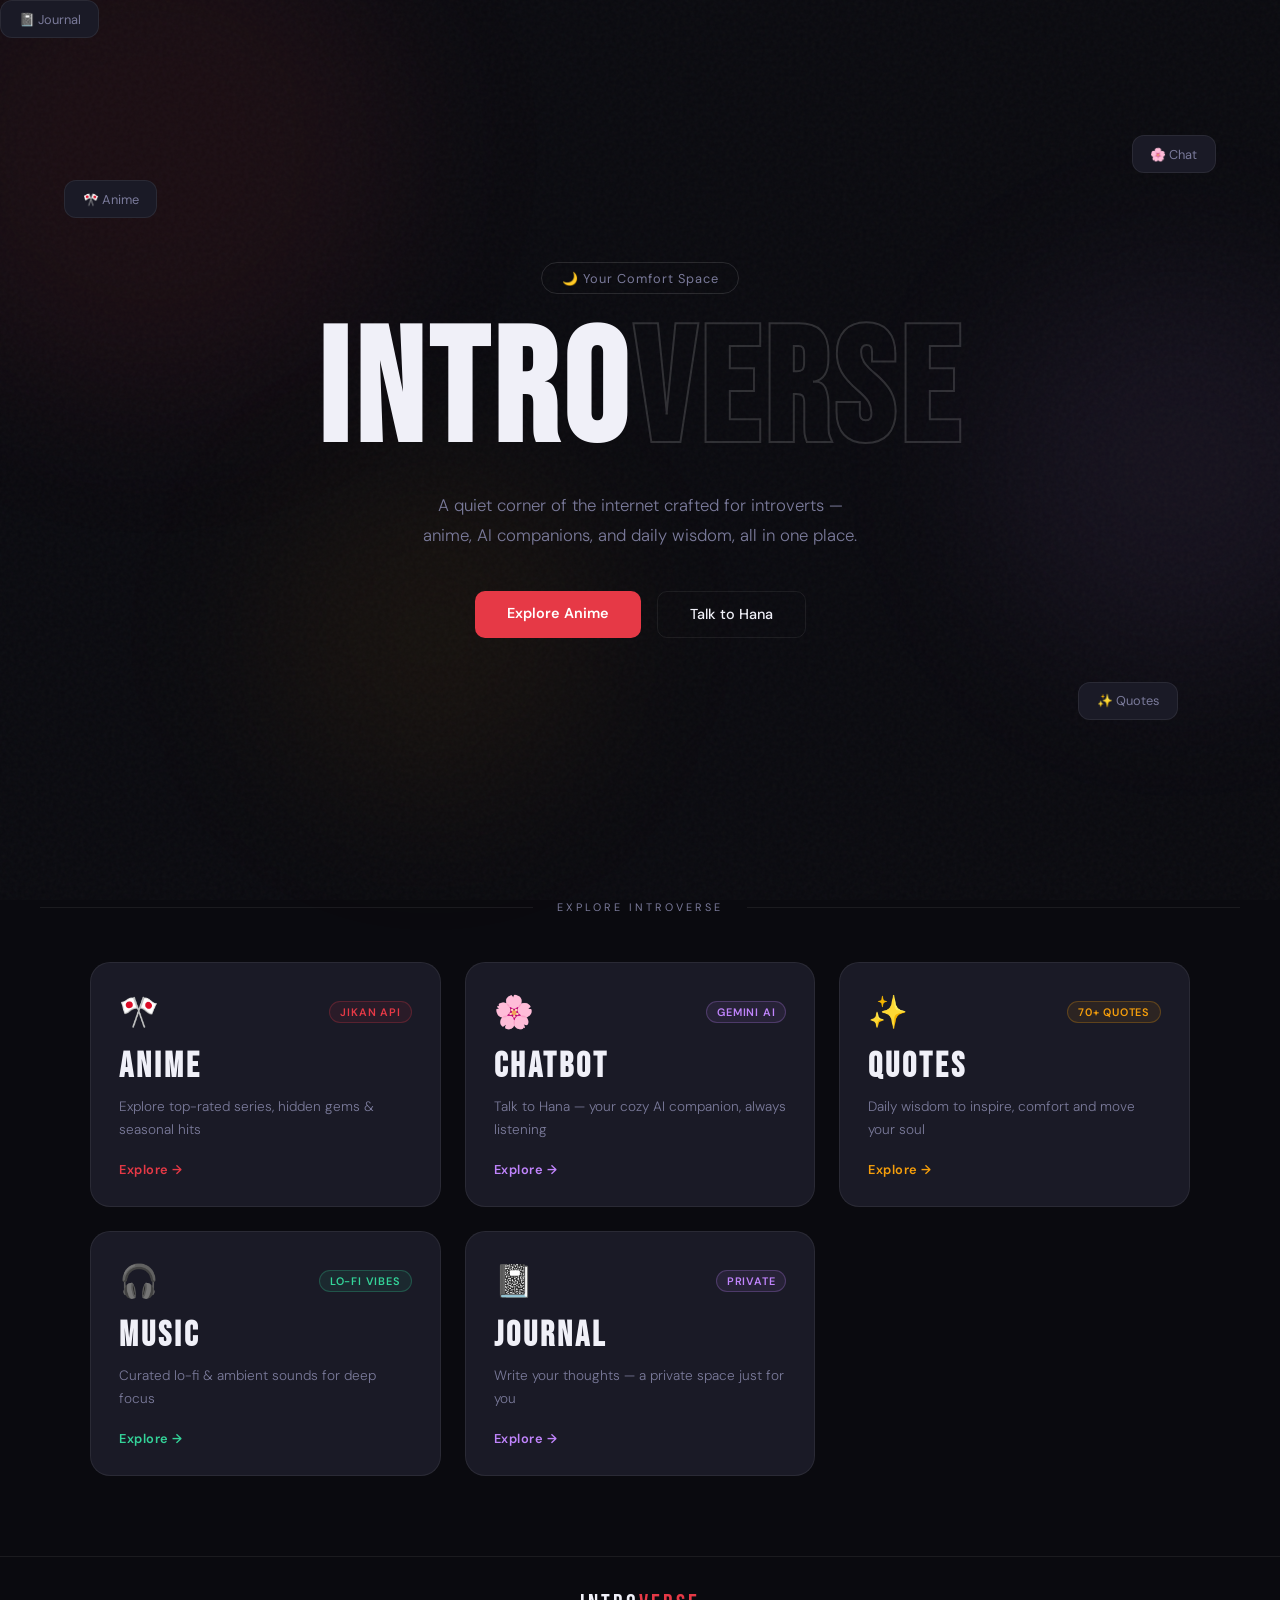
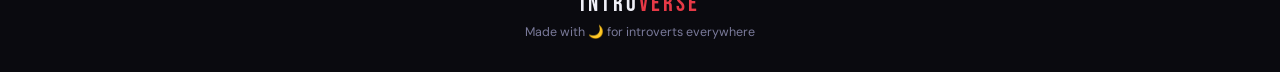
<file: index.html>
<!DOCTYPE html>
<html lang="en">
<head>
  <meta charset="UTF-8" />
  <meta name="viewport" content="width=device-width, initial-scale=1.0"/>
  <title>Introverse — Home</title>
  <link href="https://fonts.googleapis.com/css2?family=Bebas+Neue&family=DM+Sans:ital,wght@0,300;0,400;0,500;0,600;1,400&display=swap" rel="stylesheet"/>
  <link rel="stylesheet" href="styles.css"/>
</head>
<body>
  <div class="page">

    <!-- ORBS -->
    <div class="orb orb-1"></div>
    <div class="orb orb-2"></div>
    <div class="orb orb-3"></div>

    <!-- HERO -->
    <section class="home-hero">
      <div class="home-hero-inner">
        <div class="home-badge">🌙 Your Comfort Space</div>
        <h1 class="home-title">INTRO<span>VERSE</span></h1>
        <p class="home-subtitle">
          A quiet corner of the internet crafted for introverts —<br/>
          anime, AI companions, and daily wisdom, all in one place.
        </p>
        <div class="home-hero-btns">
          <a href="anime.html" class="btn-home-primary">Explore Anime</a>
          <a href="chat.html" class="btn-home-ghost">Talk to Hana</a>
        </div>
      </div>

      <div class="floating-cards">
        <div class="float-card fc-1">🎌 Anime</div>
        <div class="float-card fc-2">🌸 Chat</div>
        <div class="float-card fc-3">✨ Quotes</div>
        <div class="float-card fc-4">📓 Journal</div>
      </div>
    </section>

    <!-- DIVIDER -->
    <div class="section-divider"><span>EXPLORE INTROVERSE</span></div>

    <!-- CARDS -->
    <section class="cards-section">
      <div class="cards-grid" id="cards-grid"></div>
    </section>

    <!-- FOOTER -->
    <footer class="home-footer">
      <p class="footer-logo">INTRO<span>VERSE</span></p>
      <p class="footer-text">Made with 🌙 for introverts everywhere</p>
    </footer>
  </div>

  <script>
    const SECTIONS = [
      { href: "anime.html", emoji: "🎌", title: "Anime", desc: "Explore top-rated series, hidden gems & seasonal hits", accent: "#e63946", tag: "Jikan API" },
      { href: "chat.html", emoji: "🌸", title: "Chatbot", desc: "Talk to Hana — your cozy AI companion, always listening", accent: "#c084fc", tag: "Gemini AI" },
      { href: "quotes.html", emoji: "✨", title: "Quotes", desc: "Daily wisdom to inspire, comfort and move your soul", accent: "#f59e0b", tag: "70+ Quotes" },
      { href: "music.html", emoji: "🎧", title: "Music", desc: "Curated lo-fi & ambient sounds for deep focus", accent: "#34d399", tag: "Lo-fi Vibes" },
      { href: "journal.html", emoji: "📓", title: "Journal", desc: "Write your thoughts — a private space just for you", accent: "#c084fc", tag: "Private" },
    ];

    const grid = document.getElementById("cards-grid");

    SECTIONS.forEach((s, i) => {
      const card = document.createElement("a");
      card.href = s.href;
      card.className = "home-card";
      card.style.animationDelay = `${i * 0.1}s`;
      card.innerHTML = `
        <div class="card-top">
          <span class="card-emoji">${s.emoji}</span>
          <span class="card-tag" style="color:${s.accent};border-color:${s.accent}40;background:${s.accent}15">${s.tag}</span>
        </div>
        <h2 class="card-title">${s.title}</h2>
        <p class="card-desc">${s.desc}</p>
        <div class="card-arrow" style="color:${s.accent}">Explore →</div>
        <div class="card-glow" style="background:${s.accent}"></div>
      `;
      grid.appendChild(card);
    });
  </script>

  <script>
    (function() {
      const saved = localStorage.getItem('iv_theme');
      if(saved === 'light') document.body.classList.add('light');
    })();
  </script>
  <script>
    function toggleTheme() {
      const isLight = document.body.classList.toggle('light');
      localStorage.setItem('iv_theme', isLight ? 'light' : 'dark');
      document.querySelectorAll('.theme-toggle').forEach(btn => {
        btn.textContent = isLight ? '🌙' : '☀️';
      });
    }
    // Set correct icon on load
    window.addEventListener('DOMContentLoaded', () => {
      const isLight = document.body.classList.contains('light');
      document.querySelectorAll('.theme-toggle').forEach(btn => {
        btn.textContent = isLight ? '🌙' : '☀️';
      });
    });
  </script>

</body>
</html>
</file>
<file: styles.css>
/* ═══════════════════════════════════════════
   INTROVERSE — Global Stylesheet
   styles.css
   Used by: index, anime, chat, quotes, music
═══════════════════════════════════════════ */

@import url('https://fonts.googleapis.com/css2?family=Bebas+Neue&family=DM+Sans:ital,wght@0,300;0,400;0,500;0,600;1,300;1,400&family=Lora:ital,wght@0,400;0,600;1,400;1,600&display=swap');

/* ─── Reset ─────────────────────────────── */
* { box-sizing: border-box; margin: 0; padding: 0; }

/* ─── CSS Variables (Dark Mode Default) ─── */
:root {
  /* Backgrounds */
  --bg:      #0a0a0f;
  --surface: #12121a;
  --card:    #1a1a26;

  /* Borders */
  --border: rgba(255, 255, 255, 0.07);

  /* Text */
  --text:  #f0f0f8;
  --muted: #7a7a9a;

  /* Accents per page */
  --accent-anime:  #e63946;
  --accent-anime2: #f4a261;
  --accent-chat:   #c084fc;
  --accent-chat2:  #e879f9;
  --accent-quotes: #f59e0b;
  --accent-quotes2:#fbbf24;
  --accent-music:  #c084fc;
  --accent-home:   #e63946;

  /* Chat bubbles */
  --user-bubble: #2d1f4a;
  --bot-bubble:  #1a1a26;

  /* Tags */
  --tag-bg:     rgba(230, 57, 70, 0.15);
  --tag-border: rgba(230, 57, 70, 0.25);
}

/* ─── Light Mode ────────────────────────── */
body.light {
  --bg:      #f5f5f0;
  --surface: #eaeae4;
  --card:    #ffffff;
  --border:  rgba(0, 0, 0, 0.08);
  --text:    #1a1a2e;
  --muted:   #6b6b8a;
  --user-bubble: #ede9fe;
  --bot-bubble:  #ffffff;
  --tag-bg:     rgba(230, 57, 70, 0.1);
  --tag-border: rgba(230, 57, 70, 0.2);
}

/* ─── Base Body ─────────────────────────── */
body {
  background: var(--bg);
  color: var(--text);
  font-family: 'DM Sans', sans-serif;
  min-height: 100vh;
  overflow-x: hidden;
  position: relative;
}

/* Noise overlay */
body::before {
  content: '';
  position: fixed;
  inset: 0;
  background-image: url("data:image/svg+xml,%3Csvg viewBox='0 0 256 256' xmlns='http://www.w3.org/2000/svg'%3E%3Cfilter id='n'%3E%3CfeTurbulence type='fractalNoise' baseFrequency='0.9' numOctaves='4' stitchTiles='stitch'/%3E%3C/filter%3E%3Crect width='100%25' height='100%25' filter='url(%23n)' opacity='0.035'/%3E%3C/svg%3E");
  pointer-events: none;
  z-index: 0;
}

/* ─── Scrollbar ─────────────────────────── */
::-webkit-scrollbar { width: 5px; }
::-webkit-scrollbar-track { background: transparent; }
::-webkit-scrollbar-thumb { background: rgba(255,255,255,0.1); border-radius: 3px; }

/* ════════════════════════════════════════════
   SHARED NAV
════════════════════════════════════════════ */
.nav {
  position: sticky;
  top: 0;
  z-index: 100;
  background: rgba(10, 10, 15, 0.88);
  backdrop-filter: blur(16px);
  -webkit-backdrop-filter: blur(16px);
  border-bottom: 1px solid var(--border);
  padding: 0 2.5rem;
  height: 64px;
  display: flex;
  align-items: center;
  justify-content: space-between;
}

.nav-logo {
  font-family: 'Bebas Neue', sans-serif;
  font-size: 2rem;
  letter-spacing: 3px;
  color: var(--text);
  text-decoration: none;
}

.nav-links {
  display: flex;
  gap: 2rem;
  list-style: none;
  align-items: center;
}

.nav-link {
  color: var(--muted);
  text-decoration: none;
  font-size: 0.8rem;
  font-weight: 500;
  letter-spacing: 1.5px;
  text-transform: uppercase;
  transition: color 0.2s;
}

.nav-link:hover,
.nav-link.active { color: var(--text); }

/* Theme Toggle Button */
.theme-toggle {
  width: 38px;
  height: 38px;
  border-radius: 50%;
  border: 1px solid var(--border);
  background: transparent;
  cursor: pointer;
  font-size: 1.1rem;
  display: flex;
  align-items: center;
  justify-content: center;
  transition: all 0.2s;
  flex-shrink: 0;
}
.theme-toggle:hover { background: rgba(255,255,255,0.08); transform: rotate(20deg); }
body.light .theme-toggle:hover { background: rgba(0,0,0,0.06); }

/* ════════════════════════════════════════════
   SHARED HERO
════════════════════════════════════════════ */
.hero {
  position: relative;
  z-index: 1;
  height: 300px;
  display: flex;
  align-items: flex-end;
  padding: 2.5rem;
  overflow: hidden;
}

.hero-accent {
  position: absolute;
  top: 0; left: 0;
  width: 100%; height: 3px;
}

.hero-bg-text {
  position: absolute;
  top: 50%; left: 50%;
  transform: translate(-50%, -50%);
  font-family: 'Bebas Neue', sans-serif;
  font-size: clamp(80px, 16vw, 180px);
  letter-spacing: 12px;
  color: rgba(255, 255, 255, 0.025);
  white-space: nowrap;
  user-select: none;
  pointer-events: none;
}

.hero-content { position: relative; z-index: 1; }

.hero-title {
  font-family: 'Bebas Neue', sans-serif;
  font-size: clamp(2.5rem, 6vw, 4.5rem);
  letter-spacing: 4px;
  line-height: 1;
  margin-bottom: 0.5rem;
}

.hero-sub {
  color: var(--muted);
  font-size: 0.95rem;
  font-weight: 300;
}

/* ════════════════════════════════════════════
   SHARED BUTTONS
════════════════════════════════════════════ */
.btn {
  padding: 0.65rem 1.2rem;
  border-radius: 8px;
  border: none;
  font-family: 'DM Sans', sans-serif;
  font-size: 0.85rem;
  font-weight: 500;
  cursor: pointer;
  transition: all 0.2s;
  letter-spacing: 0.3px;
}

.btn-primary { background: var(--accent-anime); color: #fff; }
.btn-primary:hover { background: #c0303c; transform: translateY(-1px); }
.btn-ghost { background: transparent; color: var(--muted); border: 1px solid var(--border); }
.btn-ghost:hover { color: var(--text); border-color: rgba(255,255,255,0.2); }

/* ════════════════════════════════════════════
   HOME PAGE
════════════════════════════════════════════ */

/* Orbs */
.orb {
  position: fixed;
  border-radius: 50%;
  filter: blur(80px);
  pointer-events: none;
  z-index: 0;
}
.orb-1 { width:500px; height:500px; background:rgba(230,57,70,0.07); top:-100px; left:-100px; animation:drift 12s ease-in-out infinite alternate; }
.orb-2 { width:400px; height:400px; background:rgba(192,132,252,0.06); top:30%; right:-100px; animation:drift 15s ease-in-out infinite alternate-reverse; }
.orb-3 { width:350px; height:350px; background:rgba(245,158,11,0.05); bottom:10%; left:20%; animation:drift 18s ease-in-out infinite alternate; }
body.light .orb-1 { background: rgba(230,57,70,0.1); }
body.light .orb-2 { background: rgba(192,132,252,0.08); }
body.light .orb-3 { background: rgba(245,158,11,0.08); }
@keyframes drift { from{transform:translate(0,0)} to{transform:translate(30px,20px)} }

/* Hero section */
.home-hero {
  position: relative;
  z-index: 1;
  min-height: 100vh;
  display: flex;
  align-items: center;
  justify-content: center;
  padding: 4rem 2rem;
  overflow: hidden;
}
.home-hero-inner { text-align:center; max-width:700px; position:relative; z-index:2; }

.home-badge {
  display: inline-block;
  padding: 0.4rem 1.2rem;
  border: 1px solid rgba(255,255,255,0.12);
  border-radius: 30px;
  font-size: 0.8rem;
  color: var(--muted);
  letter-spacing: 1px;
  margin-bottom: 1.75rem;
  animation: fadeDown 0.6s ease both;
}

.home-title {
  font-family: 'Bebas Neue', sans-serif;
  font-size: clamp(4rem, 14vw, 10rem);
  letter-spacing: 6px;
  line-height: 0.9;
  color: var(--text);
  margin-bottom: 1.5rem;
  animation: fadeDown 0.6s ease 0.1s both;
}
.home-title span { color:transparent; -webkit-text-stroke:2px rgba(255,255,255,0.15); }
body.light .home-title { color: var(--text); }
body.light .home-title span { -webkit-text-stroke: 2px rgba(0,0,0,0.1); }

.home-subtitle {
  font-size: clamp(0.9rem,2vw,1.05rem);
  color: var(--muted);
  line-height: 1.8;
  font-weight: 300;
  margin-bottom: 2.5rem;
  animation: fadeDown 0.6s ease 0.2s both;
}

.home-hero-btns { display:flex; gap:1rem; justify-content:center; flex-wrap:wrap; animation:fadeDown 0.6s ease 0.3s both; }

.btn-home-primary { padding:0.85rem 2rem; background:var(--accent-anime); color:#fff; border-radius:10px; text-decoration:none; font-size:0.9rem; font-weight:600; transition:all 0.2s; }
.btn-home-primary:hover { background:#c0303c; transform:translateY(-2px); }
.btn-home-ghost { padding:0.85rem 2rem; background:transparent; color:var(--text); border:1px solid var(--border); border-radius:10px; text-decoration:none; font-size:0.9rem; font-weight:500; transition:all 0.2s; }
.btn-home-ghost:hover { border-color:rgba(255,255,255,0.25); background:rgba(255,255,255,0.05); transform:translateY(-2px); }

/* Floating cards */
.floating-cards { position:absolute; inset:0; pointer-events:none; z-index:1; }
.float-card { position:absolute; background:var(--card); border:1px solid var(--border); border-radius:12px; padding:0.6rem 1.1rem; font-size:0.8rem; color:var(--muted); white-space:nowrap; }
.fc-1 { top:20%; left:5%; animation:float 6s ease-in-out infinite; }
.fc-2 { top:15%; right:5%; animation:float 7s ease-in-out infinite 1s; }
.fc-3 { bottom:20%; right:8%; animation:float 8s ease-in-out infinite 0.5s; }
@keyframes float { 0%,100%{transform:translateY(0)} 50%{transform:translateY(-14px)} }
@media(max-width:768px) { .floating-cards{display:none} }

/* Divider */
.section-divider { position:relative; z-index:1; display:flex; align-items:center; gap:1.5rem; padding:0 2.5rem; margin-bottom:3rem; }
.section-divider::before, .section-divider::after { content:''; flex:1; height:1px; background:var(--border); }
.section-divider span { font-size:0.68rem; color:var(--muted); letter-spacing:3px; text-transform:uppercase; white-space:nowrap; }

/* Cards grid */
.cards-section { position:relative; z-index:1; padding:0 2.5rem 5rem; }
.cards-grid { display:grid; grid-template-columns:repeat(auto-fit,minmax(260px,1fr)); gap:1.5rem; max-width:1100px; margin:0 auto; }

.home-card { position:relative; background:var(--card); border:1px solid var(--border); border-radius:20px; padding:1.75rem; text-decoration:none; color:var(--text); display:flex; flex-direction:column; gap:0.75rem; overflow:hidden; transition:transform 0.3s,border-color 0.3s; animation:fadeUp 0.5s ease both; cursor:pointer; }
.home-card:hover { transform:translateY(-6px); }
.home-card:hover .card-glow { opacity:0.07; }

.card-top { display:flex; align-items:center; justify-content:space-between; margin-bottom:0.25rem; }
.card-emoji { font-size:2rem; }
.card-tag { font-size:0.68rem; font-weight:600; letter-spacing:0.8px; text-transform:uppercase; padding:3px 10px; border-radius:20px; border:1px solid; }
.card-title { font-family:'Bebas Neue',sans-serif; font-size:2.2rem; letter-spacing:3px; line-height:1; }
.card-desc { font-size:0.85rem; color:var(--muted); line-height:1.65; font-weight:300; flex:1; }
.card-arrow { font-size:0.8rem; font-weight:600; letter-spacing:0.5px; margin-top:0.5rem; transition:transform 0.2s; }
.home-card:hover .card-arrow { transform:translateX(4px); }
.card-glow { position:absolute; bottom:-40px; right:-40px; width:120px; height:120px; border-radius:50%; opacity:0; transition:opacity 0.4s; filter:blur(30px); pointer-events:none; }

/* Footer */
.home-footer { position:relative; z-index:1; text-align:center; padding:2rem; border-top:1px solid var(--border); }
.footer-logo { font-family:'Bebas Neue',sans-serif; font-size:1.5rem; letter-spacing:3px; margin-bottom:0.4rem; }
.footer-logo span { color:var(--accent-anime); }
.footer-text { font-size:0.78rem; color:var(--muted); }

/* ════════════════════════════════════════════
   ANIME PAGE
════════════════════════════════════════════ */
.anime-hero { background:linear-gradient(135deg,#0d0d1a 0%,#1a0a0f 100%); }
body.light .anime-hero { background:linear-gradient(135deg,#f0e8e8 0%,#ece8f0 100%); }

.controls { position:relative; z-index:1; padding:1rem 2.5rem; display:flex; gap:0.6rem; align-items:center; background:var(--surface); border-bottom:1px solid var(--border); }
.search-input { flex:1; background:var(--card); border:1px solid var(--border); color:var(--text); padding:0.65rem 1rem; border-radius:8px; font-family:'DM Sans',sans-serif; font-size:0.875rem; outline:none; transition:border-color 0.2s; }
.search-input::placeholder { color:var(--muted); }
.search-input:focus { border-color:var(--accent-anime); }

.tabs { position:relative; z-index:1; padding:1.25rem 2.5rem 0; display:flex; gap:0.5rem; flex-wrap:wrap; background:var(--bg); }
.tab { padding:0.42rem 1rem; border-radius:30px; border:1px solid var(--border); background:transparent; color:var(--muted); font-family:'DM Sans',sans-serif; font-size:0.78rem; font-weight:500; cursor:pointer; transition:all 0.2s; text-transform:uppercase; letter-spacing:0.8px; }
.tab:hover { color:var(--text); border-color:rgba(255,255,255,0.2); }
.tab.active { background:var(--accent-anime); border-color:var(--accent-anime); color:#fff; }

.main { position:relative; z-index:1; padding:2rem 2.5rem 5rem; }
.section-label { font-size:0.72rem; color:var(--muted); letter-spacing:2px; text-transform:uppercase; margin-bottom:1.5rem; display:flex; align-items:center; gap:0.75rem; }
.section-label::after { content:''; flex:1; height:1px; background:var(--border); }

/* Anime Grid */
.anime-grid { display:grid; grid-template-columns:repeat(auto-fill,minmax(195px,1fr)); gap:1.4rem; }

/* Anime Card */
.anime-card { background:var(--card); border:1px solid var(--border); border-radius:12px; overflow:hidden; cursor:pointer; transition:transform 0.25s,border-color 0.25s,box-shadow 0.25s; animation:fadeUp 0.4s ease both; }
.anime-card:hover { transform:translateY(-6px); border-color:rgba(230,57,70,0.4); box-shadow:0 16px 40px rgba(0,0,0,0.5); }
.anime-card-img { position:relative; width:100%; aspect-ratio:3/4; overflow:hidden; }
.anime-card-img img { width:100%; height:100%; object-fit:cover; display:block; transition:transform 0.4s ease; }
.anime-card:hover .anime-card-img img { transform:scale(1.06); }
.card-rank { position:absolute; top:10px; left:10px; background:var(--accent-anime); color:#fff; font-family:'Bebas Neue',sans-serif; font-size:1.05rem; letter-spacing:1px; padding:1px 9px; border-radius:4px; }
.card-score { position:absolute; top:10px; right:10px; background:rgba(0,0,0,0.72); color:#ffd700; font-size:0.78rem; font-weight:600; padding:3px 8px; border-radius:4px; }
.card-overlay { position:absolute; bottom:0; left:0; right:0; height:55%; background:linear-gradient(to top,rgba(0,0,0,0.88) 0%,transparent 100%); pointer-events:none; }
.card-type { position:absolute; bottom:10px; left:10px; font-size:0.68rem; color:var(--accent-anime2); font-weight:600; letter-spacing:1px; text-transform:uppercase; }
.anime-card-body { padding:0.85rem 1rem; }
.anime-card-title { font-size:0.88rem; font-weight:600; line-height:1.35; margin:0 0 0.4rem 0; display:-webkit-box; -webkit-line-clamp:2; line-clamp:2; -webkit-box-orient:vertical; overflow:hidden; color:var(--text); }
.anime-card-tags { display:flex; gap:0.4rem; flex-wrap:wrap; margin-bottom:0.4rem; }
.anime-tag { font-size:0.67rem; background:var(--tag-bg); color:var(--accent-anime); padding:2px 7px; border-radius:20px; border:1px solid var(--tag-border); }
.card-eps { font-size:0.73rem; color:var(--muted); margin:0; }
.airing { color:#4caf82; }

/* Loader / Error */
.loader { display:flex; flex-direction:column; align-items:center; justify-content:center; padding:5rem 0; gap:1rem; color:var(--muted); font-size:0.85rem; grid-column:1/-1; }
.spinner { width:38px; height:38px; border:2px solid var(--border); border-top-color:var(--accent-anime); border-radius:50%; animation:spin 0.8s linear infinite; }
@keyframes spin { to{transform:rotate(360deg)} }
.error-msg { text-align:center; padding:4rem 0; color:var(--muted); font-size:0.9rem; grid-column:1/-1; }
.error-msg strong { display:block; font-size:1.1rem; color:var(--accent-anime); margin-bottom:0.4rem; }
.empty-msg { grid-column:1/-1; text-align:center; padding:4rem 0; color:var(--muted); font-size:0.9rem; }

/* Pagination */
.pagination { display:flex; justify-content:center; align-items:center; gap:0.4rem; margin-top:3rem; flex-wrap:wrap; }
.pg-btn { width:38px; height:38px; border-radius:8px; border:1px solid var(--border); background:var(--card); color:var(--text); font-family:'DM Sans',sans-serif; font-size:0.85rem; cursor:pointer; transition:all 0.2s; display:flex; align-items:center; justify-content:center; }
.pg-btn:hover { border-color:var(--accent-anime); color:var(--accent-anime); }
.pg-btn.active { background:var(--accent-anime); border-color:var(--accent-anime); color:#fff; }
.pg-info { font-size:0.78rem; color:var(--muted); padding:0 0.5rem; }

/* Modal */
.modal-overlay { position:fixed; inset:0; background:rgba(0,0,0,0.85); backdrop-filter:blur(8px); z-index:500; display:flex; align-items:center; justify-content:center; padding:1.5rem; }
.modal { background:var(--card); border:1px solid rgba(255,255,255,0.1); border-radius:16px; max-width:820px; width:100%; max-height:90vh; overflow-y:auto; position:relative; animation:modalIn 0.35s cubic-bezier(0.16,1,0.3,1); }
@keyframes modalIn { from{opacity:0;transform:scale(0.94) translateY(20px)} to{opacity:1;transform:scale(1) translateY(0)} }
.modal-close { position:absolute; top:1rem; right:1rem; background:rgba(255,255,255,0.08); border:none; color:var(--text); width:34px; height:34px; border-radius:50%; cursor:pointer; font-size:1rem; display:flex; align-items:center; justify-content:center; transition:background 0.2s; z-index:1; }
.modal-close:hover { background:rgba(255,255,255,0.18); }
.modal-top { display:flex; gap:1.75rem; padding:1.75rem; }
.modal-poster { flex-shrink:0; width:165px; display:flex; flex-direction:column; gap:0.75rem; }
.modal-poster img { width:100%; border-radius:10px; display:block; }
.trailer-btn { display:block; text-align:center; padding:0.5rem; border-radius:8px; background:var(--accent-anime); color:#fff; font-size:0.78rem; font-weight:600; text-decoration:none; transition:background 0.2s; }
.trailer-btn:hover { background:#c0303c; }
.modal-info { flex:1; min-width:0; }
.modal-title { font-family:'Bebas Neue',sans-serif; font-size:2rem; letter-spacing:2px; line-height:1.1; margin:0 0 0.3rem 0; }
.modal-title-en { font-size:0.82rem; color:var(--muted); margin:0 0 1rem 0; font-style:italic; }
.modal-stats { display:flex; gap:1.25rem; flex-wrap:wrap; margin-bottom:1rem; }
.stat { display:flex; flex-direction:column; align-items:center; }
.stat-val { font-family:'Bebas Neue',sans-serif; font-size:1.6rem; color:var(--accent-anime); line-height:1; }
.stat-lbl { font-size:0.65rem; color:var(--muted); text-transform:uppercase; letter-spacing:1px; }
.modal-genres { display:flex; flex-wrap:wrap; gap:0.4rem; margin-bottom:1rem; }
.genre-pill { padding:4px 11px; border-radius:20px; border:1px solid var(--border); font-size:0.73rem; color:var(--muted); }
.modal-meta { display:flex; flex-direction:column; gap:0.3rem; }
.meta-row { display:flex; gap:0.75rem; font-size:0.8rem; line-height:1.5; }
.meta-key { color:var(--muted); min-width:60px; flex-shrink:0; }
.meta-val { color:var(--text); font-weight:500; }
.modal-synopsis { font-size:0.875rem; line-height:1.8; color:rgba(240,240,248,0.8); padding:1.25rem 1.75rem; border-top:1px solid var(--border); }
.synopsis-label { font-size:0.68rem; text-transform:uppercase; letter-spacing:2px; color:var(--accent-anime); margin:0 0 0.6rem 0; font-weight:600; }

/* ════════════════════════════════════════════
   CHAT PAGE
════════════════════════════════════════════ */
.chat-page { display:flex; flex-direction:column; overflow:hidden; }
.chat-layout { position:relative; z-index:1; display:flex; flex:1; height:calc(100vh - 64px); overflow:hidden; }

/* Sidebar */
.chat-sidebar { width:260px; flex-shrink:0; background:var(--surface); border-right:1px solid var(--border); padding:2rem 1.5rem; display:flex; flex-direction:column; align-items:center; overflow-y:auto; }
.bot-avatar { position:relative; margin-bottom:1rem; }
.avatar-ring { width:80px; height:80px; border-radius:50%; background:linear-gradient(135deg,var(--accent-chat),var(--accent-chat2)); display:flex; align-items:center; justify-content:center; animation:pulseRing 3s ease-in-out infinite; }
@keyframes pulseRing { 0%,100%{box-shadow:0 0 0 0 rgba(192,132,252,0.4)} 50%{box-shadow:0 0 0 12px rgba(192,132,252,0)} }
.avatar-inner { width:68px; height:68px; border-radius:50%; background:var(--surface); display:flex; align-items:center; justify-content:center; font-size:2rem; }
.bot-pulse { position:absolute; bottom:4px; right:4px; width:14px; height:14px; background:#4ade80; border-radius:50%; border:2px solid var(--surface); }
.bot-name { font-family:'Bebas Neue',sans-serif; font-size:1.8rem; letter-spacing:3px; margin-bottom:0.3rem; }
.bot-desc { font-size:0.78rem; color:var(--muted); text-align:center; line-height:1.5; margin-bottom:0.5rem; }
.sidebar-divider { width:100%; height:1px; background:var(--border); margin:1.2rem 0; }
.suggestions-label { font-size:0.68rem; text-transform:uppercase; letter-spacing:2px; color:var(--muted); margin-bottom:0.75rem; align-self:flex-start; }
.suggestions { display:flex; flex-direction:column; gap:0.5rem; width:100%; }
.suggestion-btn { background:var(--card); border:1px solid var(--border); color:var(--text); padding:0.6rem 0.9rem; border-radius:10px; font-family:'DM Sans',sans-serif; font-size:0.78rem; cursor:pointer; text-align:left; transition:all 0.2s; line-height:1.4; }
.suggestion-btn:hover:not(:disabled) { border-color:var(--accent-chat); color:var(--accent-chat); transform:translateX(3px); }
.suggestion-btn:disabled { opacity:0.4; cursor:not-allowed; }
.clear-btn { background:transparent; border:1px solid var(--border); color:var(--muted); padding:0.55rem 1.2rem; border-radius:8px; font-family:'DM Sans',sans-serif; font-size:0.78rem; cursor:pointer; transition:all 0.2s; width:100%; }
.clear-btn:hover { color:var(--text); border-color:rgba(255,255,255,0.2); }

/* Chat area */
.chat-area { flex:1; display:flex; flex-direction:column; overflow:hidden; background:var(--bg); }
.messages { flex:1; overflow-y:auto; padding:2rem 2rem 1rem; display:flex; flex-direction:column; gap:1.25rem; }
.messages::-webkit-scrollbar { width:5px; }
.messages::-webkit-scrollbar-thumb { background:rgba(255,255,255,0.08); border-radius:3px; }

/* Messages */
.msg { display:flex; align-items:flex-end; gap:0.75rem; animation:fadeUp 0.3s ease both; max-width:75%; }
.msg-bot { align-self:flex-start; }
.msg-user { align-self:flex-end; flex-direction:row-reverse; }
.msg-avatar { width:32px; height:32px; border-radius:50%; background:linear-gradient(135deg,var(--accent-chat),var(--accent-chat2)); display:flex; align-items:center; justify-content:center; font-size:0.95rem; flex-shrink:0; }
.msg-bubble { padding:0.85rem 1.1rem; border-radius:18px; font-size:0.9rem; line-height:1.65; max-width:100%; }
.msg-bot .msg-bubble { background:var(--bot-bubble); border:1px solid var(--border); border-bottom-left-radius:4px; }
.msg-user .msg-bubble { background:var(--user-bubble); border:1px solid rgba(192,132,252,0.2); border-bottom-right-radius:4px; }

/* Typing */
.typing { display:flex; align-items:center; gap:5px; padding:1rem 1.1rem; }
.typing span { width:7px; height:7px; background:var(--muted); border-radius:50%; animation:bounce 1.2s infinite; }
.typing span:nth-child(2){animation-delay:0.2s} .typing span:nth-child(3){animation-delay:0.4s}
@keyframes bounce { 0%,80%,100%{transform:translateY(0);opacity:0.4} 40%{transform:translateY(-6px);opacity:1} }

/* Input */
.input-area { display:flex; align-items:flex-end; gap:0.75rem; padding:1rem 2rem; border-top:1px solid var(--border); background:var(--surface); }
.chat-input { flex:1; background:var(--card); border:1px solid var(--border); color:var(--text); padding:0.8rem 1rem; border-radius:12px; font-family:'DM Sans',sans-serif; font-size:0.9rem; outline:none; resize:none; max-height:120px; transition:border-color 0.2s; line-height:1.5; }
.chat-input::placeholder { color:var(--muted); }
.chat-input:focus { border-color:var(--accent-chat); }
.chat-input:disabled { opacity:0.5; cursor:not-allowed; }
.send-btn { width:44px; height:44px; border-radius:12px; border:none; background:var(--accent-chat); color:#fff; cursor:pointer; display:flex; align-items:center; justify-content:center; flex-shrink:0; transition:all 0.2s; }
.send-btn:hover:not(:disabled) { background:var(--accent-chat2); transform:translateY(-1px); }
.send-btn:disabled { opacity:0.4; cursor:not-allowed; }
.send-spinner { width:18px; height:18px; border:2px solid rgba(255,255,255,0.3); border-top-color:#fff; border-radius:50%; animation:spin 0.7s linear infinite; }
.chat-hint { text-align:center; font-size:0.7rem; color:var(--muted); padding:0.4rem 0 0.6rem; background:var(--surface); }

/* ════════════════════════════════════════════
   QUOTES PAGE
════════════════════════════════════════════ */
.quotes-hero { background:linear-gradient(135deg,#0f0a00 0%,#1a1400 50%,#0a0a0f 100%); }
body.light .quotes-hero { background:linear-gradient(135deg,#f5f0e8 0%,#f0ede0 50%,#f5f5f0 100%); }

.top-bar { position:relative; z-index:1; background:var(--surface); border-bottom:1px solid var(--border); padding:0.85rem 2.5rem; display:flex; align-items:center; gap:1.5rem; flex-wrap:wrap; }
.view-tabs { display:flex; gap:0.25rem; background:var(--card); border-radius:10px; padding:3px; flex-shrink:0; }
.view-tab { padding:0.4rem 1rem; border-radius:8px; border:none; background:transparent; color:var(--muted); font-family:'DM Sans',sans-serif; font-size:0.82rem; font-weight:500; cursor:pointer; transition:all 0.2s; display:flex; align-items:center; gap:0.4rem; }
.view-tab.active { background:var(--accent-quotes); color:#000; }
.badge { background:rgba(0,0,0,0.25); color:inherit; font-size:0.68rem; padding:1px 6px; border-radius:20px; font-weight:700; }
.categories { display:flex; gap:0.4rem; flex-wrap:wrap; align-items:center; }
.cat-btn { padding:0.38rem 0.9rem; border-radius:20px; border:1px solid var(--border); background:transparent; color:var(--muted); font-family:'DM Sans',sans-serif; font-size:0.75rem; font-weight:500; cursor:pointer; transition:all 0.2s; text-transform:uppercase; letter-spacing:0.5px; }
.cat-btn:hover { color:var(--text); border-color:rgba(255,255,255,0.2); }
.cat-btn.active { background:var(--accent-quotes); border-color:var(--accent-quotes); color:#000; }
.refresh-btn { width:32px; height:32px; border-radius:8px; border:1px solid var(--border); background:transparent; color:var(--muted); font-size:1.1rem; cursor:pointer; transition:all 0.2s; display:flex; align-items:center; justify-content:center; }
.refresh-btn:hover:not(:disabled) { color:var(--accent-quotes); border-color:var(--accent-quotes); }
.refresh-btn:disabled { opacity:0.4; cursor:not-allowed; }

.quotes-grid { display:grid; grid-template-columns:repeat(3,1fr); gap:1.5rem; max-width:1100px; margin:0 auto; }

.quote-card { background:var(--card); border:1px solid var(--border); border-radius:16px; padding:1.75rem 1.5rem 1.25rem; position:relative; display:flex; flex-direction:column; gap:0.75rem; animation:fadeUp 0.4s ease both; transition:border-color 0.25s,transform 0.25s; overflow:hidden; }
.quote-card::before { content:''; position:absolute; top:0; left:0; width:3px; height:100%; background:linear-gradient(to bottom,var(--accent-quotes),transparent); opacity:0; transition:opacity 0.3s; }
.quote-card:hover { border-color:rgba(245,158,11,0.25); transform:translateY(-3px); }
.quote-card:hover::before { opacity:1; }
.quote-mark { font-family:'Lora',serif; font-size:4rem; color:var(--accent-quotes); opacity:0.3; line-height:0.5; margin-bottom:0.25rem; }
.quote-text { font-family:'Lora',serif; font-size:0.98rem; line-height:1.8; color:var(--text); font-style:italic; flex:1; }
.quote-author { font-size:0.78rem; color:var(--accent-quotes); font-weight:500; letter-spacing:0.5px; }
.quote-actions { display:flex; gap:0.5rem; margin-top:0.25rem; padding-top:0.75rem; border-top:1px solid var(--border); }
.action-btn { display:flex; align-items:center; gap:0.35rem; padding:0.35rem 0.8rem; border-radius:6px; border:1px solid var(--border); background:transparent; color:var(--muted); font-family:'DM Sans',sans-serif; font-size:0.75rem; cursor:pointer; transition:all 0.2s; }
.action-btn:hover { color:var(--text); border-color:rgba(255,255,255,0.2); }
.action-btn.saved { color:var(--accent-quotes); border-color:rgba(245,158,11,0.3); background:rgba(245,158,11,0.08); }
.action-btn.copied { color:#4ade80; border-color:rgba(74,222,128,0.3); background:rgba(74,222,128,0.08); }

.quotes-loader { display:flex; flex-direction:column; align-items:center; justify-content:center; padding:5rem 0; gap:1rem; color:var(--muted); font-size:0.85rem; }
.quotes-spinner { width:36px; height:36px; border:2px solid var(--border); border-top-color:var(--accent-quotes); border-radius:50%; animation:spin 0.8s linear infinite; }
.quotes-empty { text-align:center; padding:5rem 0; color:var(--muted); }
.quotes-empty-icon { font-size:3rem; margin-bottom:1rem; }
.quotes-empty p { font-size:1rem; margin-bottom:0.4rem; color:var(--text); }

/* ════════════════════════════════════════════
   MUSIC PAGE
════════════════════════════════════════════ */
.music-orb { position:fixed; border-radius:50%; filter:blur(100px); pointer-events:none; z-index:0; transition:background 1.5s ease; }
.music-orb-1 { width:500px; height:500px; opacity:0.06; top:-100px; left:-100px; animation:drift 12s ease-in-out infinite alternate; }
.music-orb-2 { width:350px; height:350px; background:rgba(192,132,252,0.08); bottom:0; right:-80px; animation:drift 16s ease-in-out infinite alternate-reverse; }
body.light .music-orb-2 { background:rgba(192,132,252,0.1); }

.music-layout { position:relative; z-index:1; display:grid; grid-template-columns:1fr 380px; height:calc(100vh - 64px); overflow:hidden; }
.player-side { padding:2.5rem; display:flex; flex-direction:column; gap:1.75rem; overflow-y:auto; border-right:1px solid var(--border); }
.np-label { font-size:0.68rem; color:#4ade80; letter-spacing:2px; text-transform:uppercase; font-weight:600; display:block; margin-bottom:0.75rem; }
.np-title { font-family:'Bebas Neue',sans-serif; font-size:clamp(2rem,4vw,3.5rem); letter-spacing:3px; line-height:1; margin-bottom:0.4rem; transition:color 0.5s ease; }
.np-artist { font-size:0.9rem; color:var(--muted); margin-bottom:0.2rem; }
.np-desc { font-size:0.82rem; color:var(--muted); font-style:italic; font-weight:300; }
.embed-wrap { position:relative; width:100%; aspect-ratio:16/9; border-radius:16px; overflow:hidden; border:1px solid var(--border); background:var(--card); }
.yt-iframe { width:100%; height:100%; border:none; display:block; }
.vibe-tags { display:flex; gap:0.5rem; flex-wrap:wrap; }
.vibe-tag { font-size:0.75rem; color:var(--muted); background:var(--card); border:1px solid var(--border); padding:4px 12px; border-radius:20px; transition:all 0.2s; }
.vibe-tag:hover { color:var(--text); border-color:rgba(255,255,255,0.2); }

.playlist-side { background:var(--surface); display:flex; flex-direction:column; overflow:hidden; }
.playlist-header { padding:1.5rem 1.5rem 1rem; display:flex; align-items:center; justify-content:space-between; border-bottom:1px solid var(--border); flex-shrink:0; }
.pl-label { font-size:0.68rem; color:var(--muted); text-transform:uppercase; letter-spacing:2px; font-weight:600; }
.pl-count { font-size:0.72rem; color:var(--muted); }
.playlist { flex:1; overflow-y:auto; padding:0.75rem 0; }
.playlist::-webkit-scrollbar { width:4px; }
.playlist::-webkit-scrollbar-thumb { background:rgba(255,255,255,0.08); border-radius:2px; }

.pl-item { display:flex; align-items:center; gap:0.9rem; padding:0.75rem 1.5rem; cursor:pointer; transition:background 0.2s; border-left:3px solid transparent; }
.pl-item:hover { background:rgba(255,255,255,0.03); }
.pl-item.active { background:rgba(255,255,255,0.04); }
.pl-thumb { position:relative; width:56px; height:42px; border-radius:6px; overflow:hidden; flex-shrink:0; }
.pl-thumb img { width:100%; height:100%; object-fit:cover; display:block; }
.pl-playing { position:absolute; inset:0; background:rgba(0,0,0,0.55); display:flex; align-items:flex-end; justify-content:center; gap:3px; padding-bottom:6px; }
.pl-playing span { width:3px; background:#4ade80; border-radius:2px; animation:bars 0.8s ease-in-out infinite alternate; }
.pl-playing span:nth-child(1){height:10px;animation-delay:0s} .pl-playing span:nth-child(2){height:16px;animation-delay:0.2s} .pl-playing span:nth-child(3){height:8px;animation-delay:0.4s}
@keyframes bars { from{transform:scaleY(0.4)} to{transform:scaleY(1)} }
.pl-info { flex:1; min-width:0; }
.pl-title { font-size:0.84rem; font-weight:500; color:var(--text); white-space:nowrap; overflow:hidden; text-overflow:ellipsis; margin-bottom:0.15rem; }
.pl-artist { font-size:0.72rem; color:var(--muted); }
.pl-tag { font-size:0.65rem; font-weight:600; letter-spacing:0.5px; padding:2px 8px; border-radius:20px; border:1px solid; white-space:nowrap; flex-shrink:0; }

/* ════════════════════════════════════════════
   ANIMATIONS
════════════════════════════════════════════ */
@keyframes fadeUp { from{opacity:0;transform:translateY(20px)} to{opacity:1;transform:translateY(0)} }
@keyframes fadeDown { from{opacity:0;transform:translateY(-16px)} to{opacity:1;transform:translateY(0)} }

/* ════════════════════════════════════════════
   RESPONSIVE
════════════════════════════════════════════ */
@media(max-width:900px) {
  .music-layout { grid-template-columns:1fr; height:auto; overflow:visible; }
  .player-side { border-right:none; border-bottom:1px solid var(--border); }
  .playlist-side { height:auto; max-height:400px; }
}
@media(max-width:768px) {
  .nav { padding:0 1.25rem; }
  .nav-links { gap:1.25rem; }
  .hero { height:220px; padding:1.5rem; }
  .controls { padding:1rem 1.25rem; }
  .tabs { padding:1rem 1.25rem 0; }
  .main { padding:1.5rem 1.25rem 3rem; }
  .anime-grid { grid-template-columns:repeat(auto-fill,minmax(155px,1fr)); gap:1rem; }
  .modal-top { flex-direction:column; }
  .modal-poster { width:100%; }
  .chat-sidebar { display:none; }
  .messages { padding:1rem 1rem 0.5rem; }
  .input-area { padding:0.75rem 1rem; }
  .msg { max-width:90%; }
  .top-bar { padding:0.75rem 1.25rem; }
  .main { padding:1.5rem 1.25rem 3rem; }
  .quotes-grid { grid-template-columns:1fr; gap:1rem; }
  .cards-section { padding:0 1.25rem 3rem; }
  .home-hero { padding:3rem 1.25rem; }
  .section-divider { padding:0 1.25rem; }
  .cards-grid { grid-template-columns:1fr 1fr; gap:1rem; }
  .player-side { padding:1.5rem; }
}
@media(max-width:480px) {
  .nav-links { display:none; }
  .anime-grid { grid-template-columns:repeat(2,1fr); }
  .cards-grid { grid-template-columns:1fr; }
  .home-title { letter-spacing:3px; }
  .nav { gap:1rem; font-size:0.7rem; }
}
</file>
